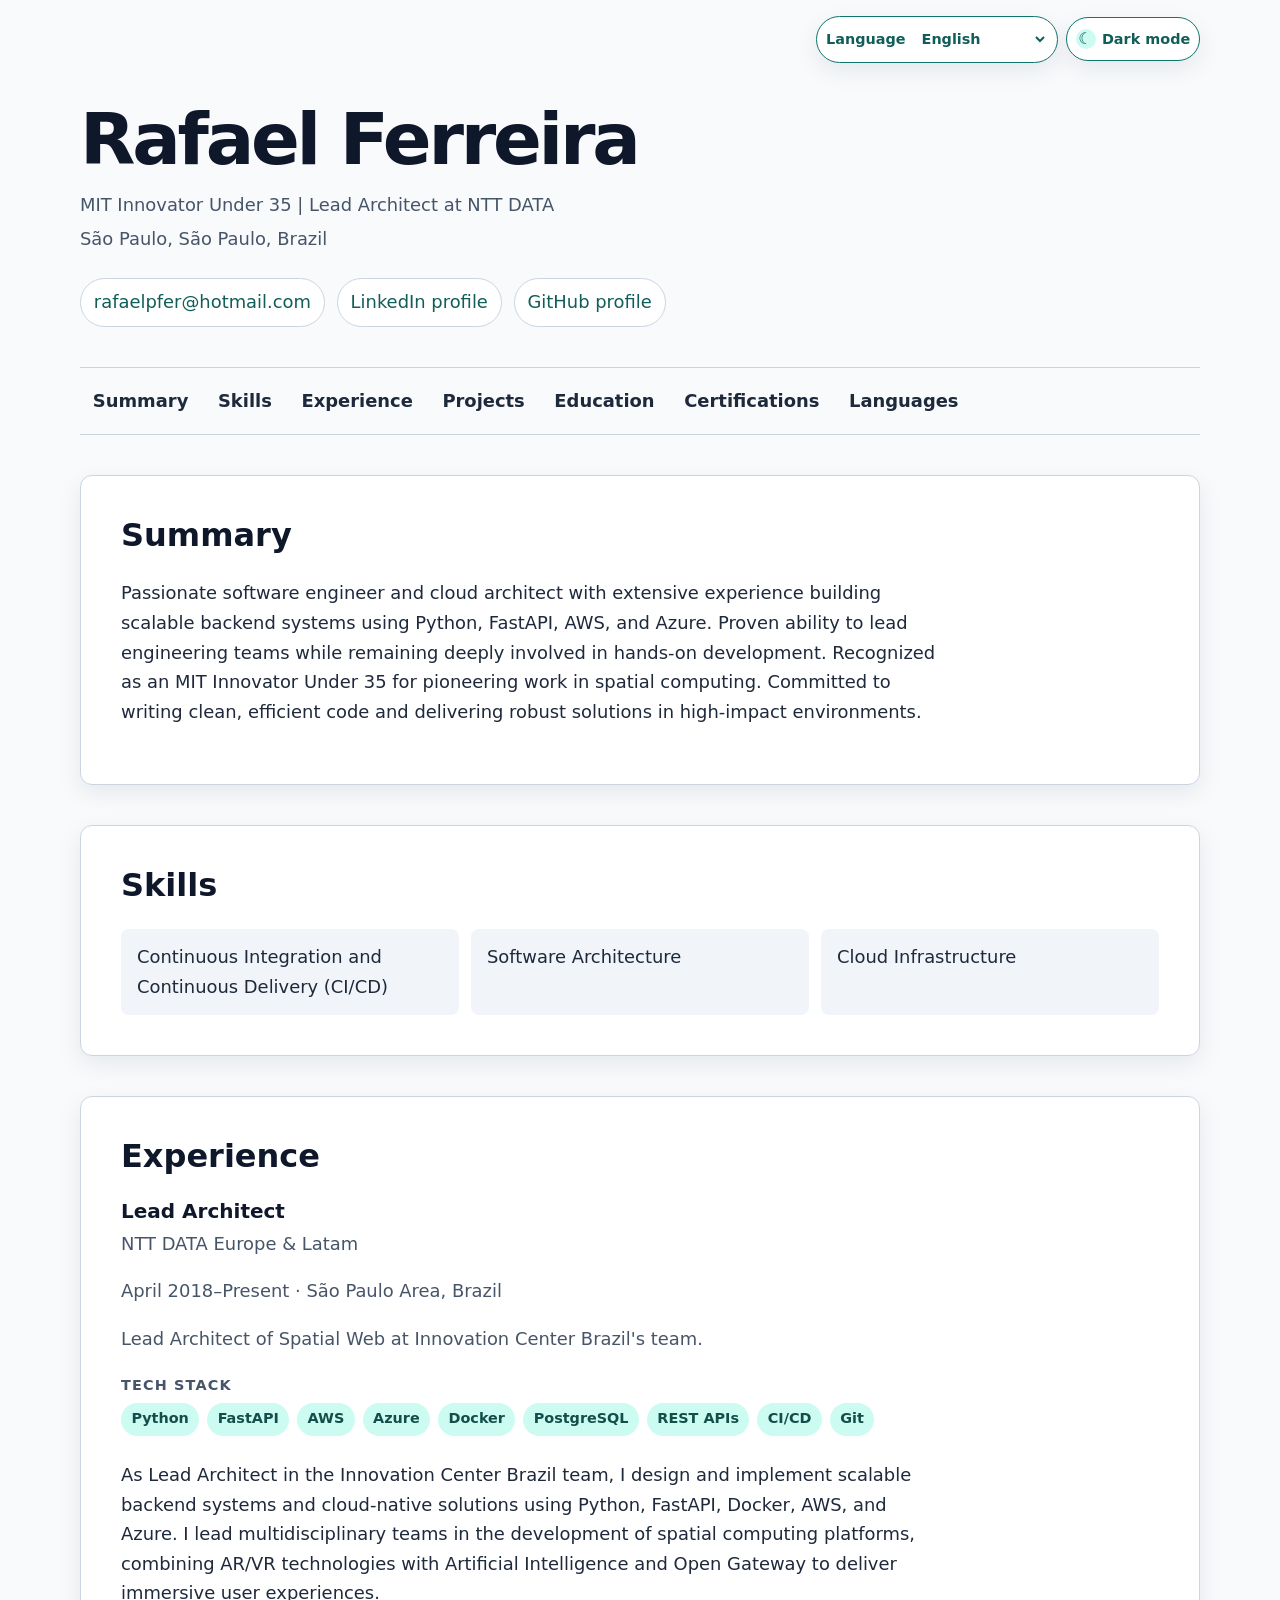
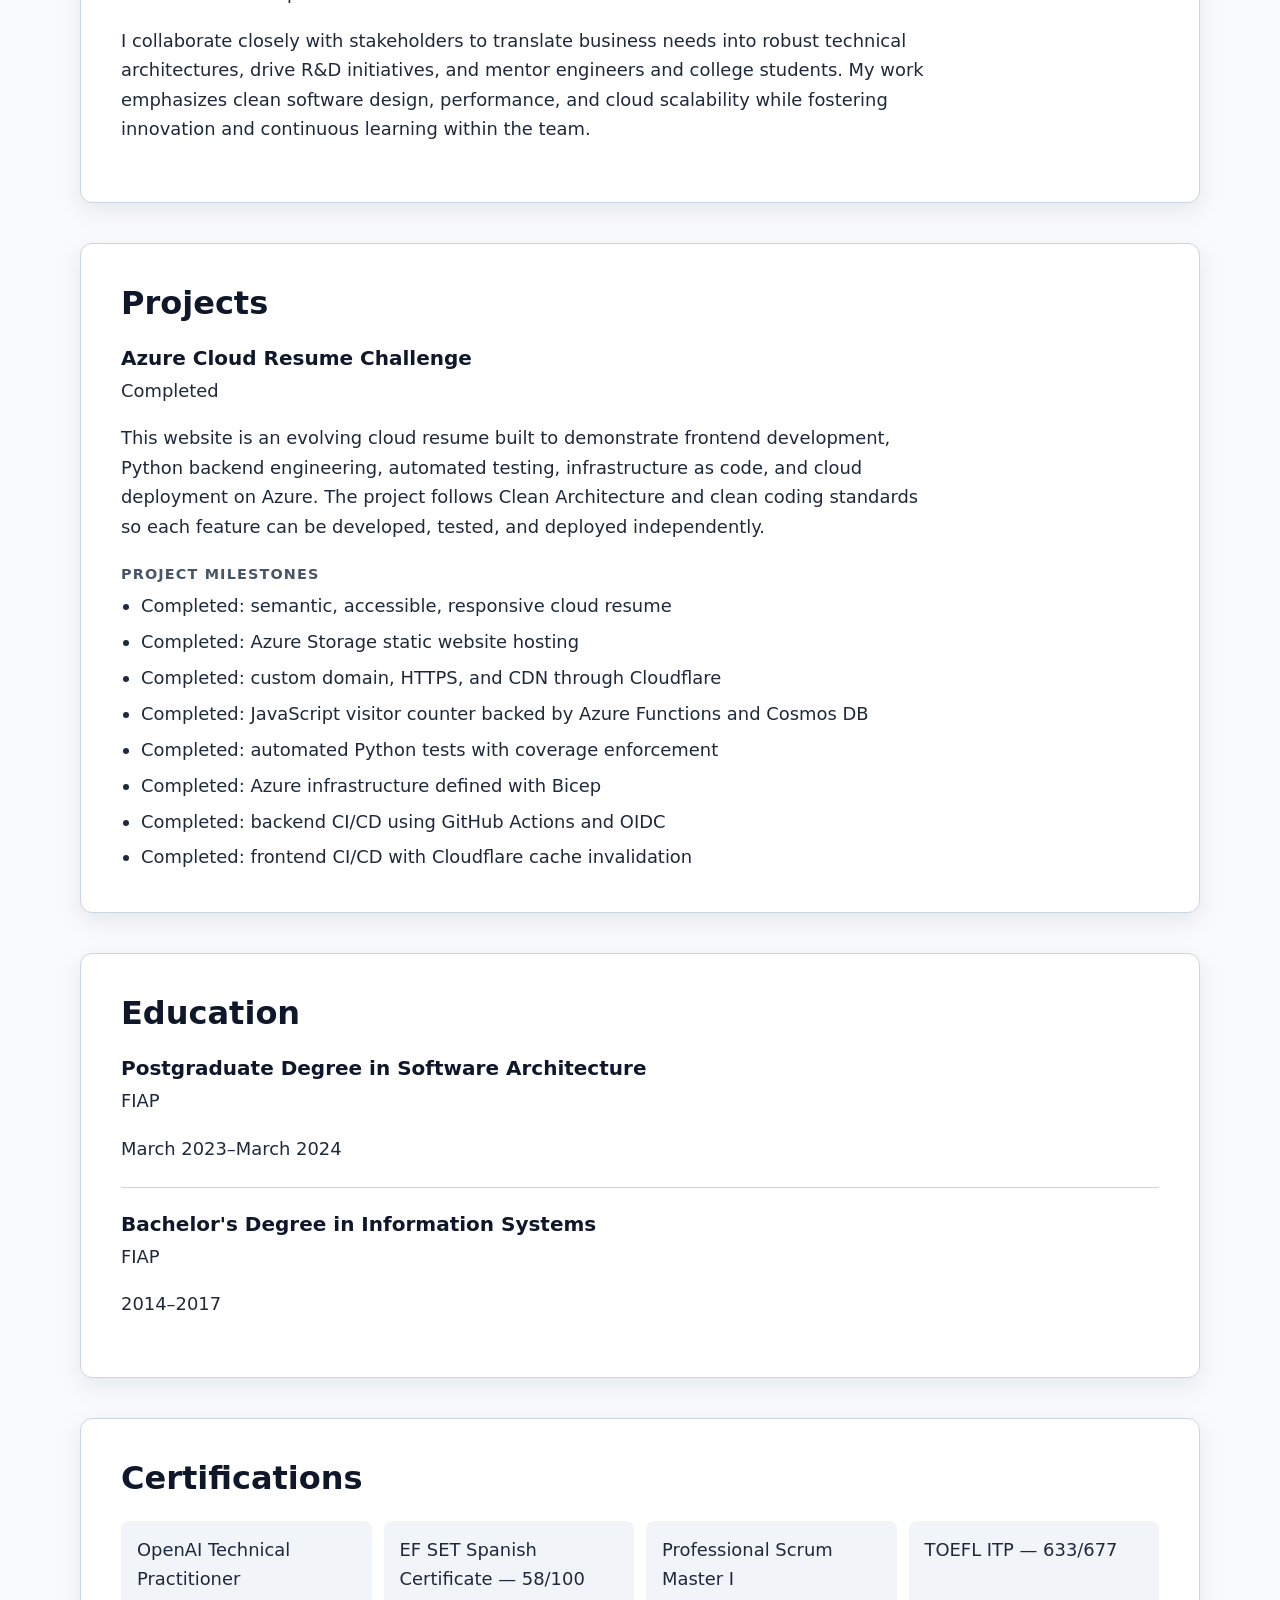
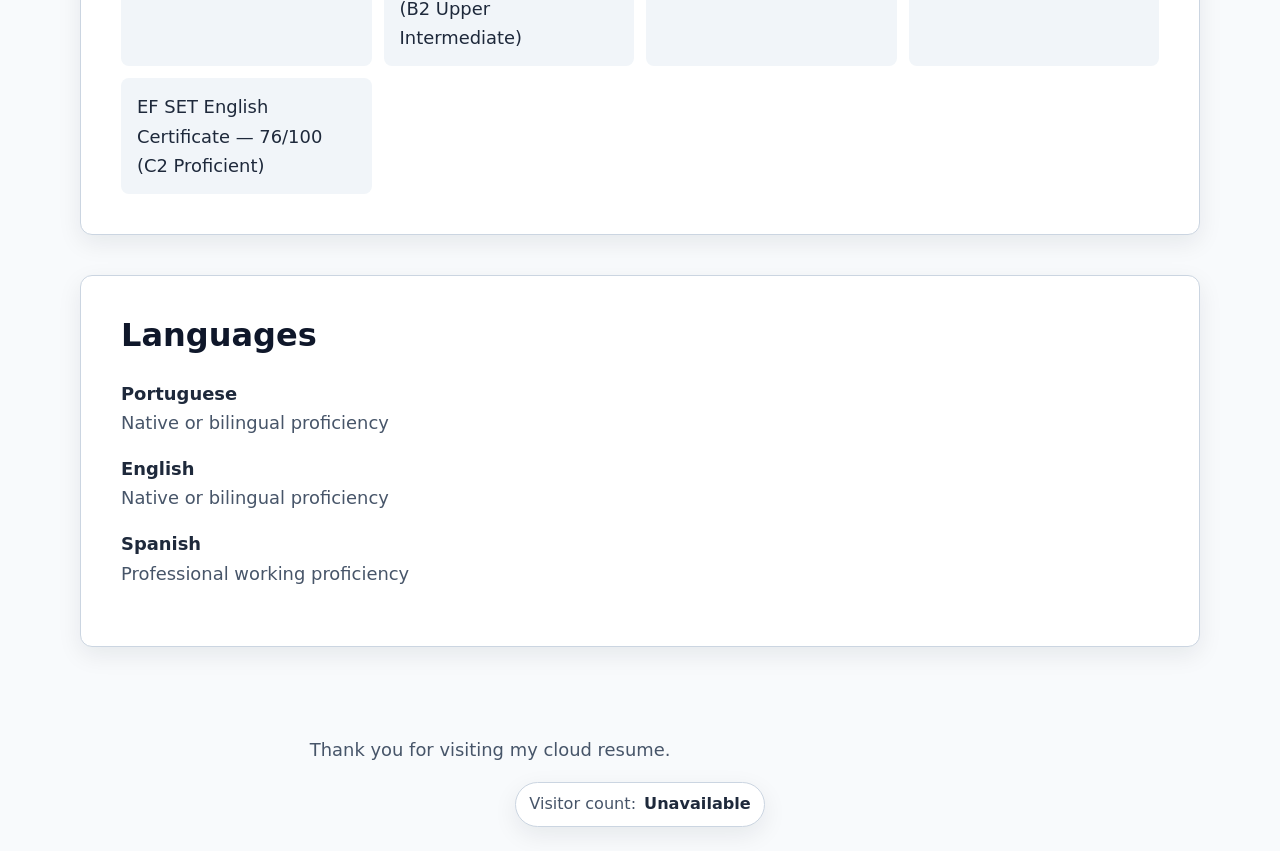
<file: index.html>
<!DOCTYPE html>
<html lang="en">
<head>
    <meta charset="UTF-8">
    <meta name="viewport" content="width=device-width, initial-scale=1.0">
    <meta name="description" content="Cloud resume for Rafael Ferreira, MIT Innovator Under 35 and Lead Architect specializing in Python, FastAPI, AWS, and Azure.">
    <title>Rafael Ferreira | Lead Architect</title>
    <link rel="canonical" href="https://resume.perinzaum.space/">
    <link rel="alternate" type="text/markdown" hreflang="en" href="https://resume.perinzaum.space/resume.md">
    <link rel="alternate" type="text/markdown" hreflang="pt-BR" href="https://resume.perinzaum.space/resume.pt-BR.md">
    <link rel="alternate" type="text/markdown" hreflang="es" href="https://resume.perinzaum.space/resume.es.md">
    <link rel="describedby" href="https://resume.perinzaum.space/llms.txt">
    <link rel="ard" href="https://resume.perinzaum.space/.well-known/ard.json">
    <meta property="og:title" content="Rafael Ferreira | Lead Architect">
    <meta property="og:description" content="Cloud resume of Rafael Ferreira, Lead Architect specializing in software architecture, Python, AWS, Azure, and spatial computing.">
    <meta property="og:type" content="website">
    <meta property="og:url" content="https://resume.perinzaum.space/">
    <meta property="og:image" content="https://resume.perinzaum.space/assets/og-card.png">
    <meta property="og:image:alt" content="Rafael Ferreira — Lead Architect">
    <meta property="og:image:width" content="1200">
    <meta property="og:image:height" content="630">
    <meta property="og:locale" content="en_US">
    <meta name="twitter:card" content="summary_large_image">
    <meta name="twitter:title" content="Rafael Ferreira | Lead Architect">
    <meta name="twitter:description" content="Cloud resume of Rafael Ferreira, Lead Architect specializing in software architecture, Python, AWS, Azure, and spatial computing.">
    <meta name="twitter:image" content="https://resume.perinzaum.space/assets/og-card.png">
    <link rel="stylesheet" href="css/style.css">
    <script src="js/theme-toggle.js" defer></script>
    <script src="js/language-selector.js" defer></script>
    <script src="js/visitor-counter.js" defer></script>
</head>
<body>
    <a href="#main-content" data-i18n="skipToMain">Skip to main content</a>

    <header>
        <h1>Rafael Ferreira</h1>
        <p data-i18n="headline">MIT Innovator Under 35 | Lead Architect at NTT DATA</p>
        <p>São Paulo, São Paulo, Brazil</p>

        <address>
            <ul>
                <li><a href="mailto:rafaelpfer@hotmail.com">rafaelpfer@hotmail.com</a></li>
                <li><a href="https://www.linkedin.com/in/rafaperin" target="_blank" rel="noopener noreferrer" data-i18n="linkedinProfile">LinkedIn profile</a></li>
                <li><a href="https://github.com/rafaperin" target="_blank" rel="noopener noreferrer" data-i18n="githubProfile">GitHub profile</a></li>
            </ul>
        </address>

        <div class="site-controls">
            <label class="language-selector">
                <span data-i18n="languageSelectorLabel">Language</span>
                <select data-language-selector aria-label="Choose language">
                    <option value="en">English</option>
                    <option value="pt-BR">Português</option>
                    <option value="es">Español</option>
                </select>
            </label>
            <button class="theme-toggle" type="button" data-theme-toggle aria-pressed="false">
                <span class="theme-toggle__icon" data-theme-toggle-icon aria-hidden="true">☾</span>
                <span class="theme-toggle__label" data-theme-toggle-label>Dark mode</span>
            </button>
        </div>
    </header>

    <nav aria-label="Resume sections" data-i18n-aria-label="resumeSections">
        <ul>
            <li><a href="#summary" data-i18n="summary">Summary</a></li>
            <li><a href="#skills" data-i18n="skills">Skills</a></li>
            <li><a href="#experience" data-i18n="experience">Experience</a></li>
            <li><a href="#projects" data-i18n="projects">Projects</a></li>
            <li><a href="#education" data-i18n="education">Education</a></li>
            <li><a href="#certifications" data-i18n="certifications">Certifications</a></li>
            <li><a href="#languages" data-i18n="languages">Languages</a></li>
        </ul>
    </nav>

    <main id="main-content">
        <section id="summary" aria-labelledby="summary-heading">
            <h2 id="summary-heading" data-i18n="summary">Summary</h2>
            <p data-i18n="summaryBody">Passionate software engineer and cloud architect with extensive experience building scalable backend systems using Python, FastAPI, AWS, and Azure. Proven ability to lead engineering teams while remaining deeply involved in hands-on development. Recognized as an MIT Innovator Under 35 for pioneering work in spatial computing. Committed to writing clean, efficient code and delivering robust solutions in high-impact environments.</p>
        </section>

        <section id="skills" aria-labelledby="skills-heading">
            <h2 id="skills-heading" data-i18n="skills">Skills</h2>
            <ul>
                <li data-i18n="skillCiCd">Continuous Integration and Continuous Delivery (CI/CD)</li>
                <li data-i18n="skillArchitecture">Software Architecture</li>
                <li data-i18n="skillCloud">Cloud Infrastructure</li>
            </ul>
        </section>

        <section id="experience" aria-labelledby="experience-heading">
            <h2 id="experience-heading" data-i18n="experience">Experience</h2>
            <article>
                <header>
                    <h3 data-i18n="leadArchitect">Lead Architect</h3>
                    <p>NTT DATA Europe &amp; Latam</p>
                    <p><time datetime="2018-04" data-i18n="experienceDates">April 2018–Present</time><span aria-hidden="true"> · </span><span data-i18n="saoPauloArea">São Paulo Area, Brazil</span></p>
                </header>
                <p data-i18n="experienceIntro">Lead Architect of Spatial Web at Innovation Center Brazil's team.</p>
                <h4 data-i18n="techStack">Tech stack</h4>
                <ul>
                    <li>Python</li><li>FastAPI</li><li>AWS</li><li>Azure</li><li>Docker</li><li>PostgreSQL</li><li>REST APIs</li><li>CI/CD</li><li>Git</li>
                </ul>
                <p data-i18n="experienceBodyOne">As Lead Architect in the Innovation Center Brazil team, I design and implement scalable backend systems and cloud-native solutions using Python, FastAPI, Docker, AWS, and Azure. I lead multidisciplinary teams in the development of spatial computing platforms, combining AR/VR technologies with Artificial Intelligence and Open Gateway to deliver immersive user experiences.</p>
                <p data-i18n="experienceBodyTwo">I collaborate closely with stakeholders to translate business needs into robust technical architectures, drive R&amp;D initiatives, and mentor engineers and college students. My work emphasizes clean software design, performance, and cloud scalability while fostering innovation and continuous learning within the team.</p>
            </article>
        </section>

        <section id="projects" aria-labelledby="projects-heading">
            <h2 id="projects-heading" data-i18n="projects">Projects</h2>
            <article>
                <h3 data-i18n="cloudResumeChallenge">Azure Cloud Resume Challenge</h3>
                <p data-i18n="completed">Completed</p>
                <p data-i18n="projectBody">This website is an evolving cloud resume built to demonstrate frontend development, Python backend engineering, automated testing, infrastructure as code, and cloud deployment on Azure. The project follows Clean Architecture and clean coding standards so each feature can be developed, tested, and deployed independently.</p>
                <h4 data-i18n="projectMilestones">Project milestones</h4>
                <ul>
                    <li data-i18n="milestoneResume">Completed: semantic, accessible, responsive cloud resume</li>
                    <li data-i18n="milestoneStorage">Completed: Azure Storage static website hosting</li>
                    <li data-i18n="milestoneDomain">Completed: custom domain, HTTPS, and CDN through Cloudflare</li>
                    <li data-i18n="milestoneCounter">Completed: JavaScript visitor counter backed by Azure Functions and Cosmos DB</li>
                    <li data-i18n="milestoneTests">Completed: automated Python tests with coverage enforcement</li>
                    <li data-i18n="milestoneBicep">Completed: Azure infrastructure defined with Bicep</li>
                    <li data-i18n="milestoneBackendCi">Completed: backend CI/CD using GitHub Actions and OIDC</li>
                    <li data-i18n="milestoneFrontendCi">Completed: frontend CI/CD with Cloudflare cache invalidation</li>
                </ul>
            </article>
        </section>

        <section id="education" aria-labelledby="education-heading">
            <h2 id="education-heading" data-i18n="education">Education</h2>
            <article>
                <h3 data-i18n="postgraduate">Postgraduate Degree in Software Architecture</h3>
                <p>FIAP</p>
                <p><time datetime="2023-03" data-i18n="postgraduateDates">March 2023–March 2024</time></p>
            </article>
            <article>
                <h3 data-i18n="bachelors">Bachelor's Degree in Information Systems</h3>
                <p>FIAP</p>
                <p><time datetime="2014" data-i18n="bachelorsDates">2014–2017</time></p>
            </article>
        </section>

        <section id="certifications" aria-labelledby="certifications-heading">
            <h2 id="certifications-heading" data-i18n="certifications">Certifications</h2>
            <ul>
                <li>OpenAI Technical Practitioner</li>
                <li data-i18n="spanishCertificate">EF SET Spanish Certificate — 58/100 (B2 Upper Intermediate)</li>
                <li>Professional Scrum Master I</li>
                <li>TOEFL ITP — 633/677</li>
                <li data-i18n="englishCertificate">EF SET English Certificate — 76/100 (C2 Proficient)</li>
            </ul>
        </section>

        <section id="languages" aria-labelledby="languages-heading">
            <h2 id="languages-heading" data-i18n="languages">Languages</h2>
            <dl>
                <dt data-i18n="portuguese">Portuguese</dt><dd data-i18n="nativeProficiency">Native or bilingual proficiency</dd>
                <dt data-i18n="english">English</dt><dd data-i18n="nativeProficiency">Native or bilingual proficiency</dd>
                <dt data-i18n="spanish">Spanish</dt><dd data-i18n="professionalProficiency">Professional working proficiency</dd>
            </dl>
        </section>
    </main>

    <footer>
        <p data-i18n="footerThanks">Thank you for visiting my cloud resume.</p>
        <p class="visitor-counter" data-visitor-counter data-visitor-counter-endpoint="https://func-cr-dev-eus2-umtut7udacl.azurewebsites.net/api/visitor">
            <span data-i18n="visitorCount">Visitor count:</span>
            <output class="visitor-counter__value" aria-live="polite">Loading</output>
        </p>
    </footer>
</body>
</html>
</file>
<file: css/style.css>
:root {
    --color-background: #f8fafc;
    --color-surface: #ffffff;
    --color-text: #1e293b;
    --color-muted: #475569;
    --color-accent: #0f766e;
    --color-accent-strong: #115e59;
    --color-border: #cbd5e1;
    --color-highlight: #ccfbf1;
    --color-heading: #0f172a;
    --color-link: #115e59;
    --color-link-hover: #134e4a;
    --color-skip-background: #0f172a;
    --color-skip-text: #ffffff;
    --color-navigation: rgb(248 250 252 / 94%);
    --color-card-muted: #f1f5f9;
    --color-tag-text: #134e4a;
    --color-focus: #f59e0b;
    --shadow-surface: 0 0.5rem 1.5rem rgb(15 23 42 / 8%);
    --font-sans: Inter, ui-sans-serif, system-ui, -apple-system, BlinkMacSystemFont, "Segoe UI", sans-serif;
    --content-width: 70rem;
    --reading-width: 72ch;
    --space-1: 0.5rem;
    --space-2: 1rem;
    --space-3: 1.5rem;
    --space-4: 2.5rem;
    --space-5: 4rem;
    --radius: 0.75rem;
    color-scheme: light;
}

:root[data-theme="dark"] {
    --color-background: #0f172a;
    --color-surface: #1e293b;
    --color-text: #e2e8f0;
    --color-muted: #cbd5e1;
    --color-accent: #5eead4;
    --color-accent-strong: #99f6e4;
    --color-border: #475569;
    --color-highlight: #134e4a;
    --color-heading: #f8fafc;
    --color-link: #99f6e4;
    --color-link-hover: #ccfbf1;
    --color-skip-background: #f8fafc;
    --color-skip-text: #0f172a;
    --color-navigation: rgb(15 23 42 / 94%);
    --color-card-muted: #334155;
    --color-tag-text: #ccfbf1;
    --color-focus: #fbbf24;
    --shadow-surface: 0 0.5rem 1.5rem rgb(2 6 23 / 35%);
    color-scheme: dark;
}

@media (prefers-color-scheme: dark) {
    :root:not([data-theme]) {
        --color-background: #0f172a;
        --color-surface: #1e293b;
        --color-text: #e2e8f0;
        --color-muted: #cbd5e1;
        --color-accent: #5eead4;
        --color-accent-strong: #99f6e4;
        --color-border: #475569;
        --color-highlight: #134e4a;
        --color-heading: #f8fafc;
        --color-link: #99f6e4;
        --color-link-hover: #ccfbf1;
        --color-skip-background: #f8fafc;
        --color-skip-text: #0f172a;
        --color-navigation: rgb(15 23 42 / 94%);
        --color-card-muted: #334155;
        --color-tag-text: #ccfbf1;
        --color-focus: #fbbf24;
        --shadow-surface: 0 0.5rem 1.5rem rgb(2 6 23 / 35%);
        color-scheme: dark;
    }
}

/* Foundations */
* {
    box-sizing: border-box;
}

html {
    scroll-behavior: smooth;
}

body {
    margin: 0;
    background: var(--color-background);
    color: var(--color-text);
    font-family: var(--font-sans);
    font-size: clamp(1rem, 0.96rem + 0.2vw, 1.125rem);
    line-height: 1.65;
}

h1,
h2,
h3,
h4,
p,
ul,
dl {
    margin-top: 0;
}

h1,
h2,
h3,
h4 {
    color: var(--color-heading);
    line-height: 1.2;
}

p,
li,
dd {
    max-width: var(--reading-width);
}

a {
    color: var(--color-link);
    text-decoration-thickness: 0.1em;
    text-underline-offset: 0.16em;
}

a:hover {
    color: var(--color-link-hover);
}

a:focus-visible,
button:focus-visible,
select:focus-visible {
    outline: 0.2rem solid var(--color-focus);
    outline-offset: 0.2rem;
}

/* Layout */
body > header,
body > nav,
main,
body > footer {
    width: min(100% - 2rem, var(--content-width));
    margin-inline: auto;
}

body > header {
    position: relative;
    padding-block: clamp(4.75rem, 9vw, 6rem) var(--space-3);
}

main {
    display: grid;
    gap: var(--space-3);
    padding-block: var(--space-4) var(--space-5);
}

section {
    padding: clamp(1.5rem, 4vw, 2.5rem);
    background: var(--color-surface);
    border: 1px solid var(--color-border);
    border-radius: var(--radius);
    box-shadow: var(--shadow-surface);
}

body > footer {
    padding-block: var(--space-3);
    color: var(--color-muted);
    text-align: center;
}

.visitor-counter {
    display: flex;
    align-items: center;
    justify-content: center;
    gap: var(--space-1);
    width: fit-content;
    padding: 0.5rem 0.85rem;
    margin-inline: auto;
    margin-bottom: 0;
    background: var(--color-surface);
    border: 1px solid var(--color-border);
    border-radius: 999px;
    box-shadow: var(--shadow-surface);
    font-size: 0.9em;
}

.visitor-counter__value {
    color: var(--color-text);
    font-variant-numeric: tabular-nums;
    font-weight: 700;
}

/* Header and contact links */
body > a[href="#main-content"] {
    position: fixed;
    top: var(--space-2);
    left: var(--space-2);
    z-index: 2;
    padding: 0.65rem 0.9rem;
    background: var(--color-skip-background);
    color: var(--color-skip-text);
    border-radius: 0.375rem;
    transform: translateY(-150%);
}

body > a[href="#main-content"]:focus {
    transform: translateY(0);
}

body > header h1 {
    margin-bottom: var(--space-1);
    font-size: clamp(2.25rem, 7vw, 4.5rem);
    letter-spacing: -0.045em;
}

body > header p {
    margin-bottom: 0.25rem;
    color: var(--color-muted);
}

address {
    margin-top: var(--space-3);
    font-style: normal;
}

address ul {
    display: flex;
    flex-wrap: wrap;
    gap: 0.75rem;
    padding: 0;
    margin-bottom: 0;
    list-style: none;
}

address a {
    display: block;
    padding: 0.55rem 0.8rem;
    border: 1px solid var(--color-border);
    border-radius: 999px;
    background: var(--color-surface);
    text-decoration: none;
}

address a:hover {
    background: var(--color-highlight);
}

.site-controls {
    position: absolute;
    top: var(--space-2);
    right: 0;
    display: flex;
    align-items: center;
    gap: var(--space-1);
}

.language-selector,
.theme-toggle {
    display: inline-flex;
    align-items: center;
    gap: 0.4rem;
    min-height: 2.75rem;
    padding: 0.4rem 0.55rem;
    background: var(--color-surface);
    border: 1px solid var(--color-accent);
    border-radius: 999px;
    box-shadow: var(--shadow-surface);
    color: var(--color-link);
    font: inherit;
    font-size: 0.9rem;
    font-weight: 700;
}

.language-selector select {
    min-height: 2rem;
    padding: 0.2rem 1.65rem 0.2rem 0.35rem;
    appearance: auto;
    background: transparent;
    border: 0;
    color: inherit;
    cursor: pointer;
    font: inherit;
    font-weight: 700;
}

.language-selector:hover,
.theme-toggle:hover {
    background: var(--color-highlight);
}

.theme-toggle {
    cursor: pointer;
}

.theme-toggle__icon {
    display: grid;
    width: 1.25rem;
    height: 1.25rem;
    place-items: center;
    border-radius: 50%;
    background: var(--color-highlight);
    font-size: 1rem;
    line-height: 1;
}

/* Navigation */
body > nav {
    position: sticky;
    top: 0;
    z-index: 1;
    overflow-x: auto;
    background: var(--color-navigation);
    border-block: 1px solid var(--color-border);
    backdrop-filter: blur(0.75rem);
}

nav ul {
    display: flex;
    gap: 0.25rem;
    width: max-content;
    min-width: 100%;
    padding: 0.5rem 0;
    margin-bottom: 0;
    list-style: none;
}

nav a {
    display: block;
    padding: 0.65rem 0.8rem;
    border-radius: 0.375rem;
    color: var(--color-text);
    font-weight: 600;
    text-decoration: none;
    white-space: nowrap;
}

nav a:hover {
    background: var(--color-highlight);
    color: var(--color-accent-strong);
}

/* Resume content */
section > h2 {
    margin-bottom: var(--space-3);
    font-size: clamp(1.5rem, 3vw, 2rem);
}

article + article {
    padding-top: var(--space-3);
    margin-top: var(--space-3);
    border-top: 1px solid var(--color-border);
}

article > header {
    margin-bottom: var(--space-2);
}

article h3 {
    margin-bottom: 0.35rem;
    font-size: 1.25rem;
}

article h4 {
    margin-top: var(--space-3);
    margin-bottom: var(--space-1);
    color: var(--color-muted);
    font-size: 0.9rem;
    letter-spacing: 0.08em;
    text-transform: uppercase;
}

article > header p,
article > header + p {
    color: var(--color-muted);
}

main ul {
    padding-left: 1.25rem;
}

main li + li {
    margin-top: 0.4rem;
}

#skills ul,
#certifications ul {
    display: grid;
    grid-template-columns: repeat(auto-fit, minmax(14rem, 1fr));
    gap: 0.75rem;
    padding: 0;
    margin-bottom: 0;
    list-style: none;
}

#skills li,
#certifications li {
    padding: 0.85rem 1rem;
    margin: 0;
    background: var(--color-card-muted);
    border-radius: 0.5rem;
}

#experience article > ul {
    display: flex;
    flex-wrap: wrap;
    gap: 0.5rem;
    padding: 0;
    margin-bottom: var(--space-3);
    list-style: none;
}

#experience article > ul li {
    padding: 0.3rem 0.65rem;
    margin: 0;
    background: var(--color-highlight);
    border-radius: 999px;
    color: var(--color-tag-text);
    font-size: 0.9rem;
    font-weight: 600;
}

#projects article > ul {
    padding-left: 1.25rem;
    margin-bottom: 0;
}

dt {
    margin-top: var(--space-2);
    font-weight: 700;
}

dt:first-child {
    margin-top: 0;
}

dd {
    margin-left: 0;
    color: var(--color-muted);
}

/* Responsive refinements */
@media (min-width: 48rem) {
    body > header,
    body > nav,
    main,
    body > footer {
        width: min(100% - 4rem, var(--content-width));
    }

    main {
        gap: var(--space-4);
    }

    section {
        padding: var(--space-4);
    }

    body > header {
        padding-bottom: var(--space-4);
    }
}

@media (max-width: 36rem) {
    .site-controls {
        left: 0;
        right: auto;
        max-width: 100%;
    }

    .language-selector > span {
        position: absolute;
        width: 1px;
        height: 1px;
        overflow: hidden;
        clip: rect(0 0 0 0);
        white-space: nowrap;
    }
}

@media (prefers-reduced-motion: reduce) {
    html {
        scroll-behavior: auto;
    }

    body > a[href="#main-content"] {
        transition: none;
    }
}
</file>
